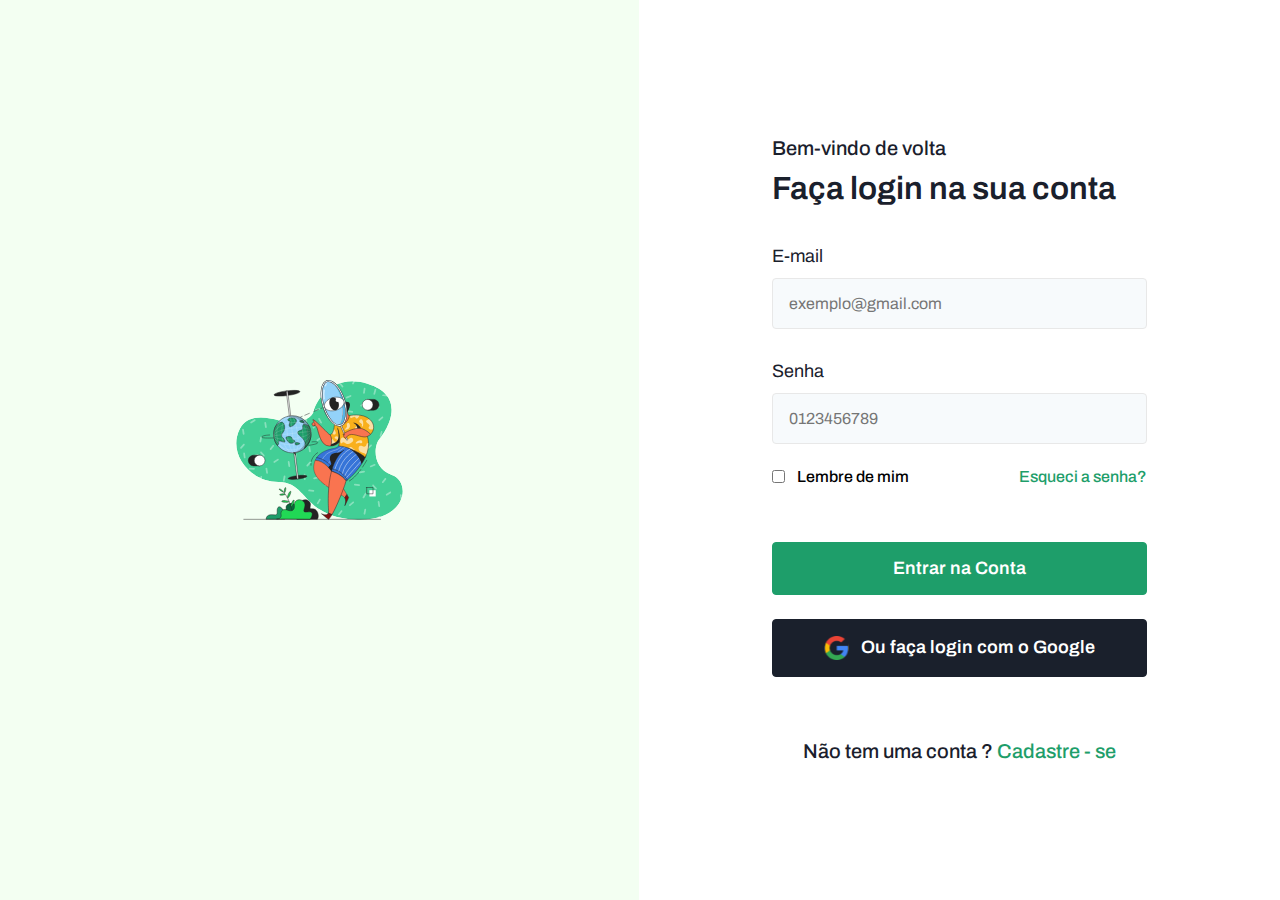
<file: src/index.html>
<!doctype html>
<html lang="pt-BR">
  <head>
    <meta charset="UTF-8" />
    <meta name="viewport" content="width=device-width, initial-scale=1.0" />
    <link rel="stylesheet" href="assets/styles/style.css" />
    <title>Capacitação Front End</title>
  </head>
  <body>
    <figure id="imagem-Login">
      <img
        src="./assets/images/imagemNaHome.svg"
        alt="Imagem na Tela Inicial"
      />
    </figure>
    <main id="formulario-acesso">
      <form name="formulario" id="formulario">
        <h5>Bem-vindo de volta</h5>
        <h1>Faça login na sua conta</h1>
        <label>E-mail</label>
        <input
          type="email"
          name="email"
          id="email"
          placeholder="exemplo@gmail.com"
        />
        <span id="msgemail"></span>
        <label>Senha</label>
        <input
          type="password"
          name="password"
          id="password"
          placeholder="0123456789"
        />
        <span id="msgsenha"></span>
        <section>
          <div class="secao-lembrar">
            <input type="checkbox" name="lembrar" id="lembrar" />
            <p>Lembre de mim</p>
          </div>
          <p class="esqueci-a-senha">
            <a href="./page/erro404.html"> Esqueci a senha? </a>
          </p>
        </section>
        <button type="submit" id="btn-conta">Entrar na Conta</button>
        <a href="./page/erro404.html">
          <button id="btn-google" type="button">
            <img src="./assets/images/google.svg" alt="Simbolo do Google" />
            Ou faça login com o Google
          </button>
        </a>
        <h6 class="text-sem-coonta">
          Não tem uma conta ?
          <span> <a href="./page/erro404.html"> Cadastre - se </a></span>
        </h6>
      </form>
    </main>
    <script src="scripts/validacao.js"></script>
  </body>
</html>
</file>
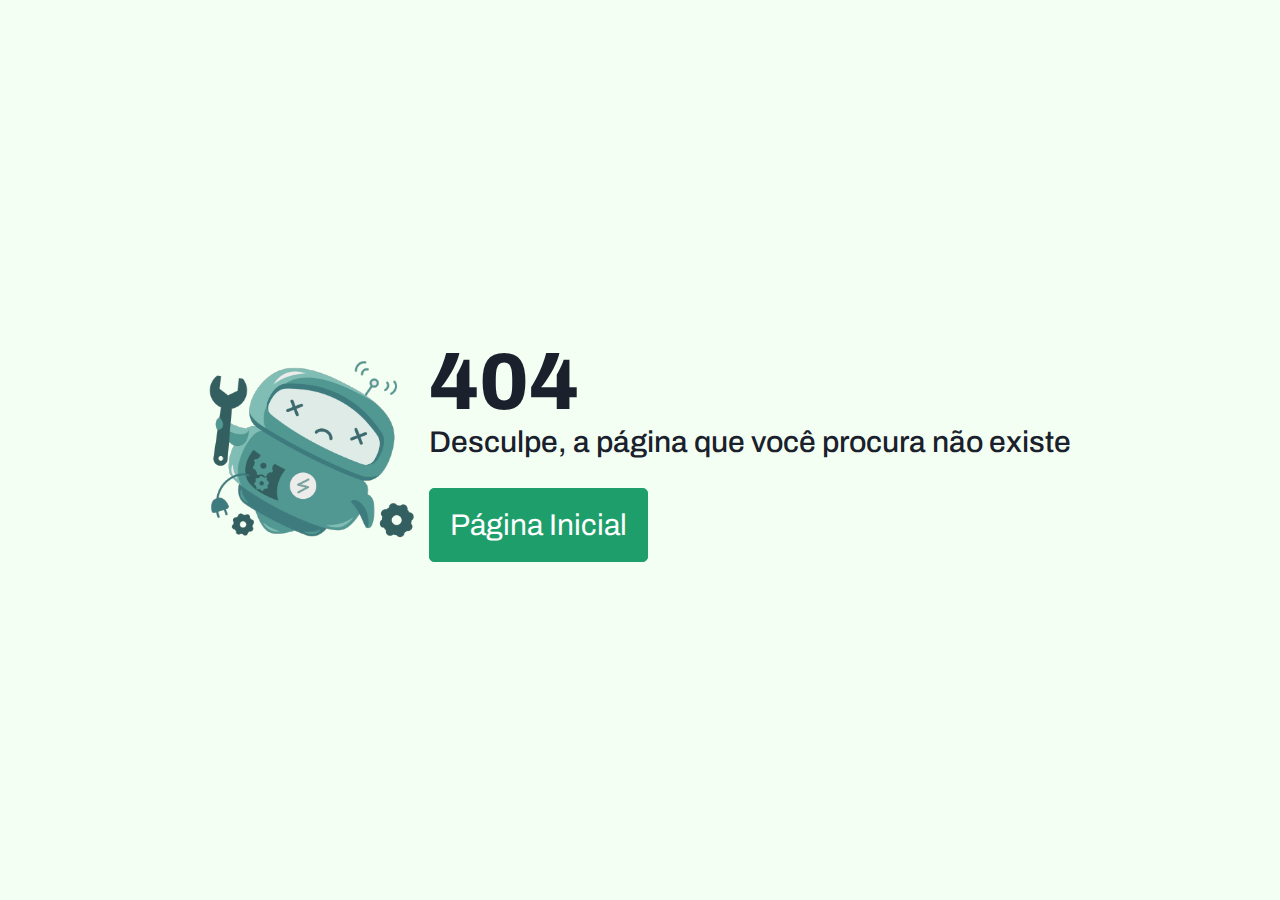
<file: src/page/erro404.html>
<!doctype html>
<html lang="pt">
  <head>
    <meta charset="UTF-8" />
    <meta name="viewport" content="width=device-width, initial-scale=1.0" />
    <link rel="stylesheet" href="../assets/styles/styleErro.css" />
    <title>Tela de Erro</title>
  </head>
  <body>
    <img src="../assets/images/Procurando.svg" alt="" />
    <div id="container-texto">
      <h1>404</h1>
      <h2>Desculpe, a página que você procura não existe</h2>
      <a href="../index.html">
        <button>Página Inicial</button>
      </a>
    </div>
  </body>
</html>
</file>
<file: src/assets/styles/style.css>
@import url(fonts.css);
@import url(color.css);
@import url(style-768.css);
@import url(style-375.css);

* {
  margin: 0;
  padding: 0;
  box-sizing: border-box;
}

body {
  display: flex;
}

#imagem-Login {
  display: flex;
  align-items: center;
  justify-content: center;
  margin: 0;

  width: 49.897%;

  background-color: #f3fff2;
}

#imagem-Login img {
  width: inherit;
}

#formulario-acesso {
  display: flex;
  align-items: center;
  justify-content: center;

  width: 50.103%;
  min-height: 100vh;
}

#formulario-acesso form {
  display: flex;
  flex-direction: column;

  width: 41.583%;
  min-width: 375px;
}

#formulario-acesso h5 {
  font-family: Archivo;
  font-weight: 500;
  font-size: 20px;
  list-style: 21.76px;

  color: var(--dark-10);
}

#formulario-acesso h1 {
  padding: 12px 0 40px;

  font-family: Archivo;
  font-weight: 600;
  font-size: 32px;
  list-style: 34.82px;

  color: var(--dark-10);
}

#formulario-acesso label {
  font-family: Archivo;
  font-weight: 400;
  font-size: 18px;
  list-style: 19.58px;

  margin-bottom: 12px;

  color: var(--dark-10);
}

#formulario-acesso a {
  color: inherit;

  text-decoration: none;
}

#email,
#password {
  padding: 16px;

  border-radius: 4px;
  border: 1px solid var(--dark-30);
  background-color: var(--dark-40);

  font-family: Archivo;
  font-weight: 400;
  font-size: 16px;
  list-style: 17.41px;
  color: var(--dark-20);
}

#formulario-acesso section {
  display: flex;
  justify-content: space-between;

  width: 100%;
}

.secao-lembrar {
  display: flex;
  align-items: center;
}

#lembrar {
  border: 1px solid var(--dark-40);
}

.secao-lembrar p {
  margin-left: 12px;

  font-family: Archivo;
  font-weight: 500;
  font-size: 16px;
  line-height: 17.41px;
}

.esqueci-a-senha {
  color: var(--brand-color);

  font-family: Archivo;
  font-size: 16px;
  line-height: 17.41px;
  font-weight: 500;
}

.esqueci-a-senha:hover,
.text-sem-coonta span:hover {
  cursor: pointer;
  text-decoration: underline;
}

#btn-conta,
#btn-google {
  padding: 16px 0;

  border-radius: 4px;

  font-family: Archivo;
  font-size: 18px;
  font-weight: 600;
  line-height: 19.58px;
  text-align: center;
  color: var(--dark-50);
}

#btn-conta {
  margin: 56px 0 24px;

  border: 1px solid var(--brand-color);
  background-color: var(--brand-color);
}

#btn-conta:hover {
  background-color: var(--dark-50);
  color: var(--brand-color);
  border: 1px solid var(--brand-color);

  cursor: pointer;
}

#btn-google {
  display: flex;
  align-items: center;
  justify-content: center;

  margin-bottom: 64px;
  width: 100%;

  gap: 12px;

  border: 1px solid var(--dark-10);
  background-color: var(--dark-10);
}

#btn-google:hover {
  background-color: var(--dark-50);
  color: var(--dark-10);
  border: 1px solid var(--dark-10);

  cursor: pointer;
}

.text-sem-coonta {
  text-align: center;

  font-family: Archivo;
  font-size: 20px;
  font-weight: 500;
  line-height: 21.76px;

  color: var(--dark-10);
}

.text-sem-coonta span {
  color: var(--brand-color);
}

.mensagemDeErro {
  border: 2px solid red !important;
}

#msgemail,
#msgsenha {
  color: red;
}

#msgemail {
  margin-bottom: 32px;
}

#msgsenha {
  margin-bottom: 24px;
}
</file>
<file: src/assets/styles/styleErro.css>
@import url(fonts.css);
@import url(color.css);

* {
  margin: 0;
  padding: 0;
  box-sizing: border-box;
}

html {
  font-size: 62.5%;
}

body {
  display: flex;
  justify-content: center;
  align-items: center;

  height: 100vh;

  padding: 0 10%;

  gap: 15px;

  background-color: #f3fff2;
}

img {
  width: 20%;
}

#container-texto h1 {
  margin: 0;

  font-family: Archivo;
  font-weight: 800;
  font-size: 8rem;

  color: var(--dark-10);
}

#container-texto h2 {
  font-family: Archivo;
  font-weight: 500;
  font-size: 3rem;

  color: var(--dark-10);
}

#container-texto button {
  padding: 20px;
  margin-top: 30px;

  border-radius: 5px;

  background-color: var(--brand-color);
  border: 1px solid var(--brand-color);

  font-family: Archivo;
  font-weight: 400;
  font-size: 3rem;

  color: var(--dark-50);
}

#container-texto button:hover {
  background-color: var(--dark-50);
  border: 1px solid var(--brand-color);

  color: var(--brand-color);

  cursor: pointer;
}

@media (max-width: 768px) {
  body {
    display: flex;
    flex-direction: column;

    align-items: center;
    justify-content: center;
  }

  img {
    width: 40%;
  }

  #container-texto {
    text-align: center;
  }
}
</file>
